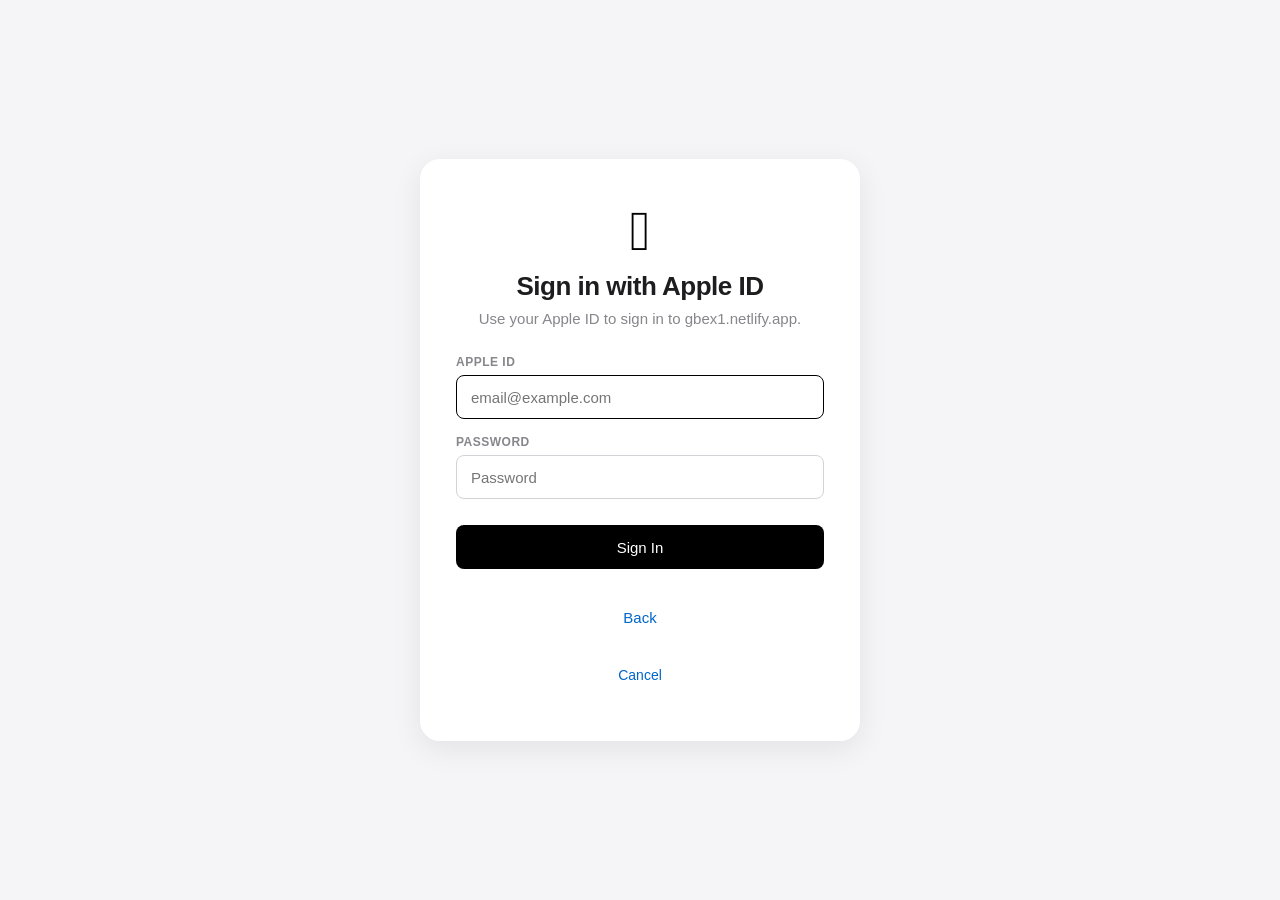
<file: apple-login.html>
<!DOCTYPE html>
<html lang="en">
<head>
  <meta charset="UTF-8">
  <meta name="viewport" content="width=device-width, initial-scale=1.0">
  <title>Sign in with Apple ID</title>
  <style>
    :root {
      --apple-black: #000000;
      --apple-dark-gray: #1d1d1f;
      --apple-light-gray: #f5f5f7;
      --apple-blue: #0066cc;
      --border-color: #d2d2d7;
      --text-color: #1d1d1f;
      --text-muted: #86868b;
    }
    
    * {
      box-sizing: border-box;
    }

    body {
      margin: 0;
      padding: 0;
      font-family: -apple-system, BlinkMacSystemFont, "Segoe UI", Roboto, Helvetica, Arial, sans-serif;
      background-color: var(--apple-light-gray);
      color: var(--text-color);
      display: flex;
      justify-content: center;
      align-items: center;
      min-height: 100vh;
    }

    .card {
      width: 100%;
      max-width: 440px;
      background: #ffffff;
      border-radius: 20px;
      box-shadow: 0 8px 30px rgba(0, 0, 0, 0.08);
      padding: 44px 36px;
      text-align: center;
    }

    .apple-logo {
      font-size: 56px;
      margin-bottom: 12px;
      color: var(--apple-black);
      line-height: 1;
    }

    h2 {
      font-size: 26px;
      font-weight: 600;
      margin: 0 0 8px;
      letter-spacing: -0.5px;
    }

    p.desc {
      font-size: 15px;
      color: var(--text-muted);
      margin: 0 0 28px;
    }

    .account-picker {
      border: 1px solid var(--border-color);
      border-radius: 12px;
      overflow: hidden;
      margin-bottom: 24px;
      text-align: left;
    }

    .account-row {
      display: flex;
      align-items: center;
      gap: 16px;
      padding: 16px 20px;
      width: 100%;
      background: none;
      border: none;
      border-bottom: 1px solid var(--border-color);
      text-align: left;
      cursor: pointer;
      transition: background-color 0.15s ease;
    }

    .account-row:last-child {
      border-bottom: none;
    }

    .account-row:hover {
      background-color: #f9f9fb;
    }

    .avatar {
      width: 40px;
      height: 40px;
      border-radius: 50%;
      background-color: #f5f5f7;
      color: #1d1d1f;
      display: grid;
      place-items: center;
      font-weight: 600;
      font-size: 16px;
      border: 1px solid var(--border-color);
    }

    .info {
      flex-grow: 1;
    }

    .name {
      font-size: 15px;
      font-weight: 600;
      margin: 0;
    }

    .email {
      font-size: 13.5px;
      color: var(--text-muted);
      margin: 2px 0 0;
    }

    .chevron {
      color: var(--text-muted);
      font-size: 18px;
      font-weight: 300;
    }

    .use-another-text {
      font-size: 15px;
      font-weight: 500;
      color: var(--apple-blue);
    }

    .form-wrapper {
      display: none;
      flex-direction: column;
      gap: 16px;
      text-align: left;
    }

    .field {
      display: flex;
      flex-direction: column;
      gap: 6px;
    }

    label {
      font-size: 12px;
      font-weight: 600;
      color: var(--text-muted);
      text-transform: uppercase;
      letter-spacing: 0.5px;
    }

    input {
      width: 100%;
      min-height: 44px;
      padding: 10px 14px;
      border: 1px solid var(--border-color);
      border-radius: 8px;
      font-size: 15px;
      outline: none;
      transition: border-color 0.2s;
    }

    input:focus {
      border-color: var(--apple-black);
    }

    .error-notice {
      display: none;
      font-size: 13px;
      color: #df2c2c;
      background: #fdf2f2;
      padding: 10px 14px;
      border-radius: 8px;
      margin-bottom: 16px;
    }

    .btn {
      width: 100%;
      min-height: 44px;
      background: var(--apple-black);
      color: #ffffff;
      border: none;
      border-radius: 8px;
      font-size: 15px;
      font-weight: 500;
      cursor: pointer;
      transition: background-color 0.2s;
      margin-top: 10px;
    }

    .btn:hover {
      background: var(--apple-dark-gray);
    }

    .btn.secondary {
      background: transparent;
      color: var(--apple-blue);
      margin-top: 10px;
    }

    .btn.secondary:hover {
      text-decoration: underline;
    }
  </style>
</head>
<body>
  <div class="card">
    <div class="apple-logo"></div>
    <h2 id="title">Sign in with Apple ID</h2>
    <p class="desc" id="desc">Use your Apple ID to sign in to GBEX.</p>
    
    <div id="errorBox" class="error-notice"></div>
    
    <!-- Account Chooser List -->
    <div id="chooserList" class="account-picker">
      <!-- Dynamic list populated on load from device cache -->
      
      <!-- Use another account -->
      <button class="account-row" onclick="showForm()">
        <div class="avatar" style="border-style: dashed; background: none;">+</div>
        <div class="info">
          <span class="use-another-text">Use a different Apple ID</span>
        </div>
        <div class="chevron">›</div>
      </button>
    </div>

    <!-- Manual input form -->
    <div id="manualForm" class="form-wrapper">
      <div class="field">
        <label>Apple ID</label>
        <input id="appleEmail" type="email" placeholder="email@example.com" required>
      </div>
      <div class="field">
        <label>Password</label>
        <input id="applePassword" type="password" placeholder="Password" required>
      </div>
      
      <button class="btn" onclick="submitAppleAuth()">Sign In</button>
      <button class="btn secondary" onclick="showChooser()">Back</button>
    </div>

    <button class="btn secondary" onclick="window.close()" style="margin-top:14px; font-size:14px;">Cancel</button>
  </div>

  <script>
    const parentHost = window.opener ? window.opener.location.host : "gbex1.netlify.app";
    document.getElementById("desc").textContent = "Use your Apple ID to sign in to " + parentHost + ".";

    const urlParams = new URLSearchParams(window.location.search);
    const role = urlParams.get("role") || "rider";

    window.onload = function() {
      let matchingUsers = [];
      try {
        const saved = localStorage.getItem("gbex-device-accounts");
        if (saved) {
          const list = JSON.parse(saved);
          matchingUsers = list.filter(acc => acc.provider === "Apple ID" && acc.role === role);
        }
      } catch (e) {
        console.warn("Could not read device accounts from localStorage", e);
      }

      if (matchingUsers.length === 0) {
        // No registered users on this browser, go to form directly
        showForm();
      } else {
        const chooser = document.getElementById("chooserList");
        const useAnotherBtn = chooser.querySelector("button:last-child");

        // Clear any older dynamic list items
        const oldRows = chooser.querySelectorAll(".dynamic-account-row");
        oldRows.forEach(row => row.remove());

        matchingUsers.forEach(user => {
          const btn = document.createElement("button");
          btn.className = "account-row dynamic-account-row";
          
          const initials = user.name.split(" ").map(n => n[0]).join("").toUpperCase().substring(0, 2) || "U";
          
          btn.innerHTML = `
            <div class="avatar">${initials}</div>
            <div class="info">
              <p class="name">${user.name}</p>
              <p class="email">${user.email}</p>
            </div>
            <div class="chevron">›</div>
          `;
          btn.onclick = () => selectAppleAccount(user.email, user.name);
          chooser.insertBefore(btn, useAnotherBtn);
        });
      }
    };

    function selectAppleAccount(email, name) {
      if (window.opener) {
        window.opener.postMessage({
          type: "APPLE_SIGNIN_SUCCESS",
          email: email.toLowerCase(),
          name: name,
          password: "AppleLoginOAuthSecret"
        }, window.location.origin);
        window.close();
      }
    }

    function showForm() {
      document.getElementById("chooserList").style.display = "none";
      document.getElementById("manualForm").style.display = "flex";
      document.getElementById("appleEmail").focus();
    }

    function showChooser() {
      document.getElementById("chooserList").style.display = "block";
      document.getElementById("manualForm").style.display = "none";
      document.getElementById("errorBox").style.display = "none";
    }

    function submitAppleAuth() {
      const email = document.getElementById("appleEmail").value.trim();
      const password = document.getElementById("applePassword").value;
      const errorBox = document.getElementById("errorBox");

      if (!email || !password) {
        errorBox.textContent = "Please fill in all fields.";
        errorBox.style.display = "block";
        return;
      }

      const emailRegex = /^[^\s@]+@[^\s@]+\.[^\s@]+$/;
      if (!emailRegex.test(email)) {
        errorBox.textContent = "Please enter a valid email address.";
        errorBox.style.display = "block";
        return;
      }

      if (window.opener) {
        // Save to device account cache
        try {
          const deviceCacheKey = "gbex-device-accounts";
          let deviceAccounts = JSON.parse(localStorage.getItem(deviceCacheKey) || "[]");
          deviceAccounts = deviceAccounts.filter(acc => acc.email !== email.toLowerCase() || acc.role !== role);
          deviceAccounts.push({ email: email.toLowerCase(), name: email.split("@")[0], provider: "Apple ID", role: role });
          localStorage.setItem(deviceCacheKey, JSON.stringify(deviceAccounts));
        } catch (e) {}

        window.opener.postMessage({
          type: "APPLE_SIGNIN_SUCCESS",
          email: email.toLowerCase(),
          password: password,
          name: email.split("@")[0]
        }, window.location.origin);
        window.close();
      }
    }
  </script>
</body>
</html>
</file>
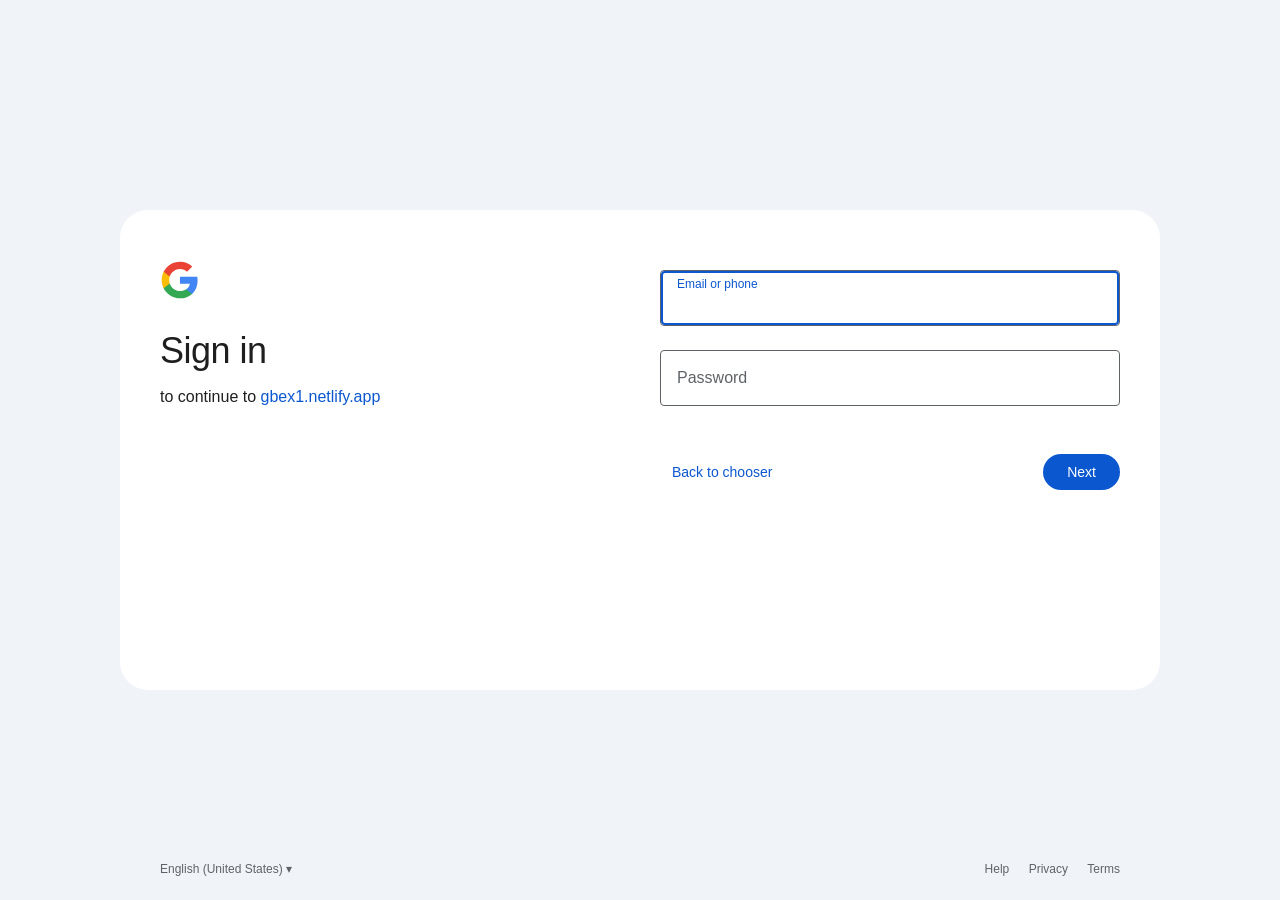
<file: google-login.html>
<!DOCTYPE html>
<html lang="en">
<head>
  <meta charset="UTF-8">
  <meta name="viewport" content="width=device-width, initial-scale=1.0">
  <title>Sign in with Google</title>
  <style>
    :root {
      --google-blue: #0b57d0;
      --google-blue-hover: #0842a0;
      --google-gray: #5f6368;
      --google-light-gray: #f0f4f9;
      --google-border: #e3e3e3;
      --google-dark: #1f1f1f;
      --font-family: "Google Sans", Roboto, Arial, sans-serif;
    }
    
    * {
      box-sizing: border-box;
    }

    body {
      margin: 0;
      padding: 0;
      font-family: var(--font-family);
      background-color: var(--google-light-gray);
      color: var(--google-dark);
      display: flex;
      justify-content: center;
      align-items: center;
      min-height: 100vh;
    }

    .container {
      background-color: #ffffff;
      border-radius: 28px;
      padding: 40px;
      width: min(100%, 1040px);
      min-height: 480px;
      display: grid;
      grid-template-columns: 1fr 1fr;
      gap: 40px;
    }

    .left-pane {
      display: flex;
      flex-direction: column;
      justify-content: flex-start;
      padding-top: 10px;
    }

    .google-logo {
      margin-bottom: 24px;
    }

    h1 {
      font-size: 36px;
      font-weight: 400;
      margin: 0 0 12px;
      line-height: 1.25;
      letter-spacing: -0.5px;
    }

    .subhead {
      font-size: 16px;
      color: var(--google-dark);
      margin: 0;
      line-height: 1.5;
    }

    .subhead a {
      color: var(--google-blue);
      text-decoration: none;
      font-weight: 500;
    }

    .right-pane {
      display: flex;
      flex-direction: column;
      justify-content: flex-start;
      padding-top: 10px;
    }

    .account-chooser-list {
      border: 1px solid var(--google-border);
      border-radius: 16px;
      overflow: hidden;
      background: #ffffff;
      margin-top: 10px;
    }

    .account-item {
      display: flex;
      align-items: center;
      gap: 16px;
      padding: 16px 20px;
      width: 100%;
      background: none;
      border: none;
      border-bottom: 1px solid var(--google-border);
      text-align: left;
      cursor: pointer;
      transition: background-color 0.15s ease;
    }

    .account-item:last-child {
      border-bottom: none;
    }

    .account-item:hover {
      background-color: #f8fafd;
    }

    .avatar-wrapper {
      position: relative;
    }

    .avatar {
      width: 40px;
      height: 40px;
      border-radius: 50%;
      background-color: #dfebfa;
      color: #0b57d0;
      font-weight: 600;
      font-size: 16px;
      display: grid;
      place-items: center;
      overflow: hidden;
    }

    .avatar img {
      width: 100%;
      height: 100%;
      object-fit: cover;
    }

    .account-info {
      flex-grow: 1;
    }

    .account-name {
      font-size: 15px;
      font-weight: 500;
      margin: 0;
      color: var(--google-dark);
    }

    .account-email {
      font-size: 13px;
      color: var(--google-gray);
      margin: 2px 0 0;
    }

    .sign-in-icon {
      width: 40px;
      height: 40px;
      border-radius: 50%;
      border: 1px solid var(--google-border);
      display: grid;
      place-items: center;
      color: var(--google-blue);
    }

    .use-another-text {
      font-size: 15px;
      font-weight: 500;
      color: var(--google-blue);
    }

    /* Manual Login Form Pane */
    .manual-login-form {
      display: none;
      flex-direction: column;
      gap: 16px;
      margin-top: 10px;
    }

    .input-field {
      width: 100%;
      height: 56px;
      position: relative;
      border: 1px solid var(--google-gray);
      border-radius: 4px;
      margin-bottom: 8px;
    }

    .input-field input {
      width: 100%;
      height: 100%;
      background: none;
      border: none;
      outline: none;
      padding: 20px 16px 6px;
      font-size: 16px;
      color: var(--google-dark);
    }

    .input-field label {
      position: absolute;
      left: 16px;
      top: 18px;
      color: var(--google-gray);
      font-size: 16px;
      transition: 0.2s ease all;
      pointer-events: none;
    }

    .input-field input:focus ~ label,
    .input-field input:not(:placeholder-shown) ~ label {
      top: 6px;
      font-size: 12px;
      color: var(--google-blue);
    }

    .input-field input:focus {
      border: 2px solid var(--google-blue);
      border-radius: 4px;
    }

    .btn-row {
      display: flex;
      justify-content: space-between;
      align-items: center;
      margin-top: 24px;
    }

    .text-btn {
      background: none;
      border: none;
      color: var(--google-blue);
      font-weight: 500;
      font-size: 14px;
      cursor: pointer;
      padding: 8px 12px;
      border-radius: 4px;
    }

    .text-btn:hover {
      background-color: #f8fafd;
    }

    .action-btn {
      background-color: var(--google-blue);
      color: #ffffff;
      border: none;
      border-radius: 100px;
      padding: 10px 24px;
      font-weight: 500;
      font-size: 14px;
      cursor: pointer;
      transition: background-color 0.15s ease;
    }

    .action-btn:hover {
      background-color: var(--google-blue-hover);
    }

    .error-msg {
      color: #b00020;
      font-size: 12px;
      margin-top: -4px;
      display: none;
    }

    /* Footer styling */
    .footer-bar {
      position: absolute;
      bottom: 24px;
      width: min(100%, 1040px);
      display: flex;
      justify-content: space-between;
      font-size: 12px;
      color: var(--google-gray);
      padding: 0 40px;
    }

    .footer-bar a {
      color: var(--google-gray);
      text-decoration: none;
      margin-left: 16px;
    }

    .footer-bar a:hover {
      color: var(--google-dark);
    }

    .lang-selector {
      cursor: pointer;
    }

    @media (max-width: 840px) {
      .container {
        grid-template-columns: 1fr;
        padding: 30px;
        min-height: auto;
        border-radius: 12px;
      }
      .left-pane {
        align-items: center;
        text-align: center;
      }
      h1 {
        font-size: 28px;
      }
      .footer-bar {
        position: relative;
        bottom: auto;
        margin-top: 30px;
        flex-direction: column;
        align-items: center;
        gap: 12px;
        padding: 0;
      }
    }
  </style>
</head>
<body>

  <div class="container">
    <div class="left-pane">
      <div class="google-logo">
        <svg viewBox="0 0 24 24" width="40" height="40">
          <path fill="#4285F4" d="M22.56 12.25c0-.78-.07-1.53-.2-2.25H12v4.26h5.92c-.26 1.37-1.04 2.53-2.21 3.31v2.77h3.57c2.08-1.92 3.28-4.74 3.28-8.09z"/>
          <path fill="#34A853" d="M12 23c2.97 0 5.46-.98 7.28-2.66l-3.57-2.77c-.98.66-2.23 1.06-3.71 1.06-2.86 0-5.29-1.93-6.16-4.53H2.18v2.84C3.99 20.53 7.7 23 12 23z"/>
          <path fill="#FBBC05" d="M5.84 14.09c-.22-.66-.35-1.36-.35-2.09s.13-1.43.35-2.09V7.06H2.18C1.43 8.55 1 10.22 1 12s.43 3.45 1.18 4.94l3.66-2.85z"/>
          <path fill="#EA4335" d="M12 5.38c1.62 0 3.06.56 4.21 1.64l3.15-3.15C17.45 2.09 14.97 1 12 1 7.7 1 3.99 3.47 2.18 7.06l3.66 2.85c.87-2.6 3.3-4.53 6.16-4.53z"/>
        </svg>
      </div>
      <h1 id="headline">Choose an account</h1>
      <p class="subhead" id="subhead">to continue to <a id="domain" href="#">gbex1.netlify.app</a></p>
    </div>
    
    <div class="right-pane">
      <!-- Account Chooser List -->
      <div id="accountChooser" class="account-chooser-list">
        <!-- Accounts will be dynamically populated here from device cache -->
        
        <!-- Use another account item -->
        <button class="account-item" onclick="switchToManual()">
          <div class="sign-in-icon">
            <svg viewBox="0 0 24 24" width="20" height="20" fill="currentColor">
              <path d="M12 2C6.48 2 2 6.48 2 12s4.48 10 10 10 10-4.48 10-10S17.52 2 12 2zm0 3c1.66 0 3 1.34 3 3s-1.34 3-3 3-3-1.34-3-3 1.34-3 3-3zm0 14.2c-2.5 0-4.71-1.28-6-3.22.03-1.99 4-3.08 6-3.08 1.99 0 5.97 1.09 6 3.08-1.29 1.94-3.5 3.22-6 3.22z"/>
            </svg>
          </div>
          <div class="account-info">
            <span class="use-another-text">Use another account</span>
          </div>
        </button>
      </div>
      
      <!-- Manual Form Login -->
      <div id="manualLogin" class="manual-login-form">
        <div class="input-field">
          <input type="email" id="email" placeholder=" " required>
          <label for="email">Email or phone</label>
        </div>
        <div class="input-field">
          <input type="password" id="password" placeholder=" " required>
          <label for="password">Password</label>
        </div>
        
        <p id="errorBox" class="error-msg"></p>
        
        <div class="btn-row">
          <button class="text-btn" onclick="switchToChooser()">Back to chooser</button>
          <button class="action-btn" onclick="submitManual()">Next</button>
        </div>
      </div>
    </div>
  </div>

  <div class="footer-bar">
    <div class="lang-selector">
      English (United States) &#9662;
    </div>
    <div>
      <a href="#" target="_blank">Help</a>
      <a href="#" target="_blank">Privacy</a>
      <a href="#" target="_blank">Terms</a>
    </div>
  </div>

  <script>
    // Dynamically retrieve parent host domain name
    const parentHost = window.opener ? window.opener.location.host : "gbex1.netlify.app";
    document.getElementById("domain").textContent = parentHost;
    
    // Read authMode (role) passed via URL parameters
    const urlParams = new URLSearchParams(window.location.search);
    const role = urlParams.get("role") || "rider";

    window.onload = function() {
      // 1. Check for Access Token (Google Callback Redirect)
      const hash = window.location.hash;
      if (hash.includes("access_token=")) {
        const params = new URLSearchParams(hash.substring(1));
        const accessToken = params.get("access_token");
        if (accessToken) {
          handleGoogleOAuthCallback(accessToken);
        }
        return;
      }

      // 2. Check if Parent has real Google Client ID configured
      const googleClientId = window.opener && window.opener.GMK_CONFIG?.googleClientId;
      if (googleClientId) {
        // Redirect this popup window directly to the official Google login chooser!
        const redirectUri = window.location.origin + window.location.pathname;
        const authUrl = `https://accounts.google.com/o/oauth2/v2/auth?client_id=${googleClientId}&redirect_uri=${encodeURIComponent(redirectUri)}&response_type=token&scope=email%20profile`;
        window.location.href = authUrl;
        return;
      }

      // 3. Fallback: Smart Local Chooser matching active browser device storage
      let matchingUsers = [];
      try {
        const saved = localStorage.getItem("gbex-device-accounts");
        if (saved) {
          const list = JSON.parse(saved);
          matchingUsers = list.filter(acc => acc.provider === "Google" && acc.role === role);
        }
      } catch (e) {
        console.warn("Could not read device accounts from localStorage", e);
      }

      if (matchingUsers.length === 0) {
        // No registered users on this browser, show manual input directly
        switchToManual();
      } else {
        const chooser = document.getElementById("accountChooser");
        const useAnotherBtn = chooser.querySelector("button:last-child");

        // Clear any old dynamically rendered accounts
        const oldItems = chooser.querySelectorAll(".dynamic-account-item");
        oldItems.forEach(item => item.remove());

        matchingUsers.forEach(user => {
          const btn = document.createElement("button");
          btn.className = "account-item dynamic-account-item";
          
          const initials = user.name.split(" ").map(n => n[0]).join("").toUpperCase().substring(0, 2) || "U";
          
          btn.innerHTML = `
            <div class="avatar-wrapper">
              <div class="avatar">${initials}</div>
            </div>
            <div class="account-info">
              <p class="account-name">${user.name}</p>
              <p class="account-email">${user.email}</p>
            </div>
          `;
          btn.onclick = () => selectAccount(user.email, user.name);
          chooser.insertBefore(btn, useAnotherBtn);
        });
      }
    };

    async function handleGoogleOAuthCallback(accessToken) {
      try {
        const userInfoResponse = await fetch("https://www.googleapis.com/oauth2/v3/userinfo", {
          headers: { Authorization: `Bearer ${accessToken}` },
        });
        const payload = await userInfoResponse.json();
        const email = payload.email;
        const name = payload.name || payload.given_name || email.split("@")[0];
        
        if (window.opener) {
          // Save to local device account cache
          try {
            const deviceCacheKey = "gbex-device-accounts";
            let deviceAccounts = JSON.parse(localStorage.getItem(deviceCacheKey) || "[]");
            deviceAccounts = deviceAccounts.filter(acc => acc.email !== email.toLowerCase() || acc.role !== role);
            deviceAccounts.push({ email: email.toLowerCase(), name: name, provider: "Google", role: role });
            localStorage.setItem(deviceCacheKey, JSON.stringify(deviceAccounts));
          } catch(e) {}

          window.opener.postMessage({
            type: "GOOGLE_SIGNIN_SUCCESS",
            email: email.toLowerCase(),
            name: name,
            password: "GoogleLoginOAuthSecret"
          }, window.location.origin);
          window.close();
        }
      } catch(e) {
        console.error("Failed to parse Google userinfo callback", e);
      }
    }

    function selectAccount(email, name) {
      if (window.opener) {
        window.opener.postMessage({
          type: "GOOGLE_SIGNIN_SUCCESS",
          email: email.toLowerCase(),
          name: name,
          password: "GoogleLoginOAuthSecret"
        }, window.location.origin);
        window.close();
      }
    }

    function switchToManual() {
      document.getElementById("headline").textContent = "Sign in";
      document.getElementById("subhead").innerHTML = `to continue to <a id="domain-sub" href="#">${parentHost}</a>`;
      document.getElementById("accountChooser").style.display = "none";
      document.getElementById("manualLogin").style.display = "flex";
      document.getElementById("email").focus();
    }

    function switchToChooser() {
      document.getElementById("headline").textContent = "Choose an account";
      document.getElementById("subhead").innerHTML = `to continue to <a id="domain-sub" href="#">${parentHost}</a>`;
      document.getElementById("accountChooser").style.display = "block";
      document.getElementById("manualLogin").style.display = "none";
      document.getElementById("errorBox").style.display = "none";
    }

    function submitManual() {
      const email = document.getElementById("email").value.trim();
      const password = document.getElementById("password").value;
      const errorBox = document.getElementById("errorBox");

      if (!email || !password) {
        errorBox.textContent = "Enter an email and password";
        errorBox.style.display = "block";
        return;
      }

      const emailRegex = /^[^\s@]+@[^\s@]+\.[^\s@]+$/;
      if (!emailRegex.test(email)) {
        errorBox.textContent = "Enter a valid email address";
        errorBox.style.display = "block";
        return;
      }

      if (window.opener) {
        // Save to device account cache
        try {
          const deviceCacheKey = "gbex-device-accounts";
          let deviceAccounts = JSON.parse(localStorage.getItem(deviceCacheKey) || "[]");
          deviceAccounts = deviceAccounts.filter(acc => acc.email !== email.toLowerCase() || acc.role !== role);
          deviceAccounts.push({ email: email.toLowerCase(), name: email.split("@")[0], provider: "Google", role: role });
          localStorage.setItem(deviceCacheKey, JSON.stringify(deviceAccounts));
        } catch (e) {}

        window.opener.postMessage({
          type: "GOOGLE_SIGNIN_SUCCESS",
          email: email.toLowerCase(),
          name: email.split("@")[0],
          password: password
        }, window.location.origin);
        window.close();
      }
    }
  </script>
</body>
</html>
</file>
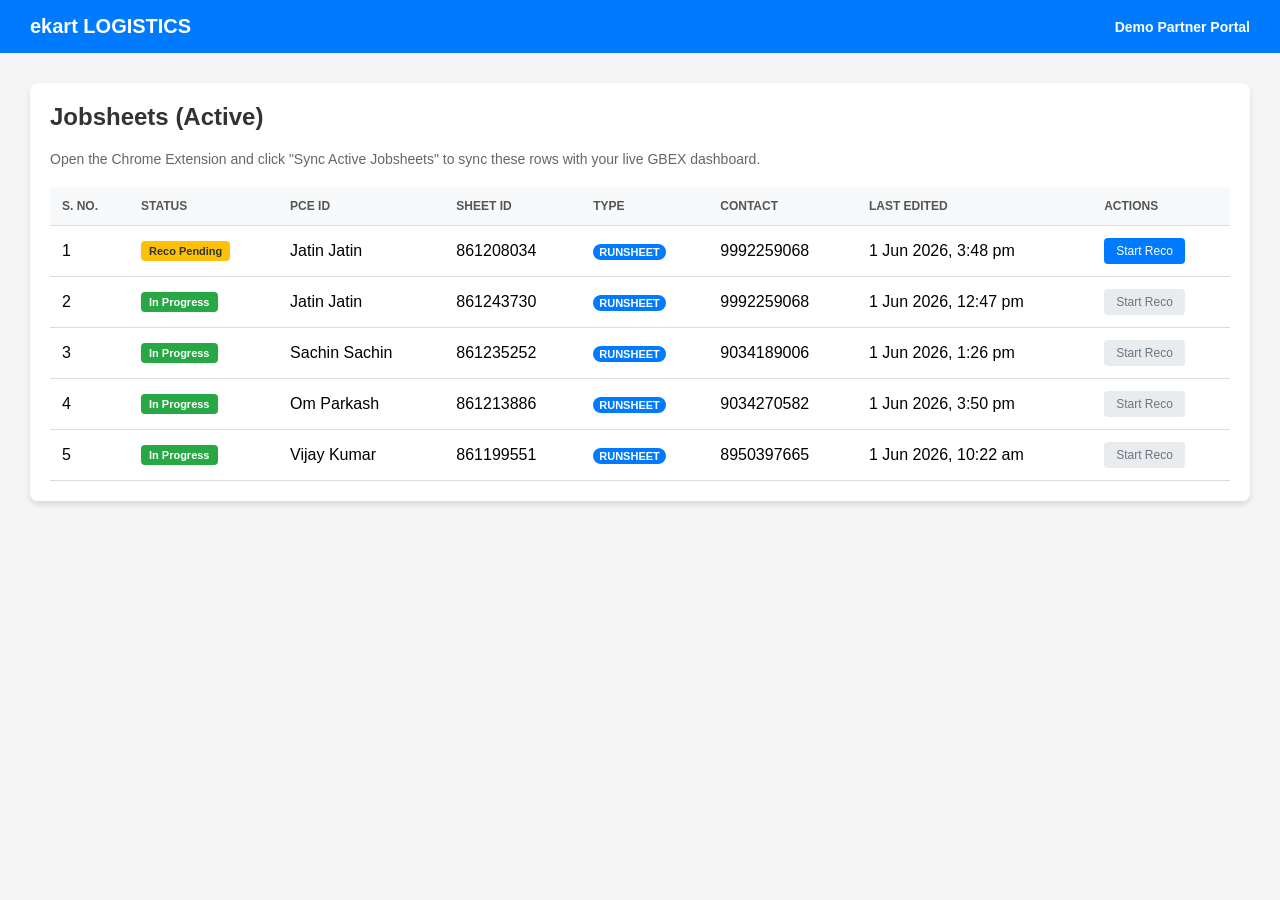
<file: mock-ekart.html>
<!DOCTYPE html>
<html lang="en">
<head>
  <meta charset="UTF-8">
  <meta name="viewport" content="width=device-width, initial-scale=1.0">
  <title>Jobsheets - Ekart Partner Portal (Mock)</title>
  <style>
    body {
      font-family: Arial, sans-serif;
      margin: 0;
      background-color: #f5f5f5;
    }
    .header {
      background-color: #007bff;
      color: white;
      padding: 15px 30px;
      font-size: 20px;
      font-weight: bold;
      display: flex;
      justify-content: space-between;
      align-items: center;
    }
    .container {
      padding: 30px;
    }
    .card {
      background-color: white;
      border-radius: 8px;
      box-shadow: 0 4px 6px rgba(0, 0, 0, 0.1);
      padding: 20px;
    }
    h2 {
      margin-top: 0;
      color: #333;
    }
    table {
      width: 100%;
      border-collapse: collapse;
      margin-top: 20px;
    }
    th, td {
      border-bottom: 1px solid #ddd;
      padding: 12px;
      text-align: left;
    }
    th {
      background-color: #f8f9fa;
      color: #555;
      font-weight: bold;
      text-transform: uppercase;
      font-size: 12px;
    }
    .badge {
      display: inline-block;
      padding: 4px 8px;
      border-radius: 4px;
      font-size: 11px;
      font-weight: bold;
      color: white;
    }
    .badge.pending {
      background-color: #ffc107;
      color: #333;
    }
    .badge.progress {
      background-color: #28a745;
    }
    .pill {
      display: inline-block;
      background-color: #007bff;
      color: white;
      padding: 2px 6px;
      border-radius: 10px;
      font-size: 11px;
      font-weight: bold;
    }
    .btn {
      background-color: #007bff;
      color: white;
      border: none;
      padding: 6px 12px;
      border-radius: 4px;
      cursor: pointer;
      font-size: 12px;
    }
    .btn.disabled {
      background-color: #e9ecef;
      color: #6c757d;
      cursor: not-allowed;
    }
  </style>
</head>
<body>
  <div class="header">
    <span>ekart LOGISTICS</span>
    <span style="font-size: 14px;">Demo Partner Portal</span>
  </div>
  
  <div class="container">
    <div class="card">
      <h2>Jobsheets (Active)</h2>
      <p style="color: #666; font-size: 14px;">Open the Chrome Extension and click "Sync Active Jobsheets" to sync these rows with your live GBEX dashboard.</p>
      
      <table>
        <thead>
          <tr>
            <th>S. No.</th>
            <th>Status</th>
            <th>PCE ID</th>
            <th>Sheet ID</th>
            <th>Type</th>
            <th>Contact</th>
            <th>Last Edited</th>
            <th>Actions</th>
          </tr>
        </thead>
        <tbody>
          <tr>
            <td>1</td>
            <td><span class="badge pending">Reco Pending</span></td>
            <td>Jatin Jatin</td>
            <td>861208034</td>
            <td><span class="pill">RUNSHEET</span></td>
            <td>9992259068</td>
            <td>1 Jun 2026, 3:48 pm</td>
            <td><button class="btn">Start Reco</button></td>
          </tr>
          <tr>
            <td>2</td>
            <td><span class="badge progress">In Progress</span></td>
            <td>Jatin Jatin</td>
            <td>861243730</td>
            <td><span class="pill">RUNSHEET</span></td>
            <td>9992259068</td>
            <td>1 Jun 2026, 12:47 pm</td>
            <td><button class="btn disabled" disabled>Start Reco</button></td>
          </tr>
          <tr>
            <td>3</td>
            <td><span class="badge progress">In Progress</span></td>
            <td>Sachin Sachin</td>
            <td>861235252</td>
            <td><span class="pill">RUNSHEET</span></td>
            <td>9034189006</td>
            <td>1 Jun 2026, 1:26 pm</td>
            <td><button class="btn disabled" disabled>Start Reco</button></td>
          </tr>
          <tr>
            <td>4</td>
            <td><span class="badge progress">In Progress</span></td>
            <td>Om Parkash</td>
            <td>861213886</td>
            <td><span class="pill">RUNSHEET</span></td>
            <td>9034270582</td>
            <td>1 Jun 2026, 3:50 pm</td>
            <td><button class="btn disabled" disabled>Start Reco</button></td>
          </tr>
          <tr>
            <td>5</td>
            <td><span class="badge progress">In Progress</span></td>
            <td>Vijay Kumar</td>
            <td>861199551</td>
            <td><span class="pill">RUNSHEET</span></td>
            <td>8950397665</td>
            <td>1 Jun 2026, 10:22 am</td>
            <td><button class="btn disabled" disabled>Start Reco</button></td>
          </tr>
        </tbody>
      </table>
    </div>
  </div>
</body>
</html>
</file>
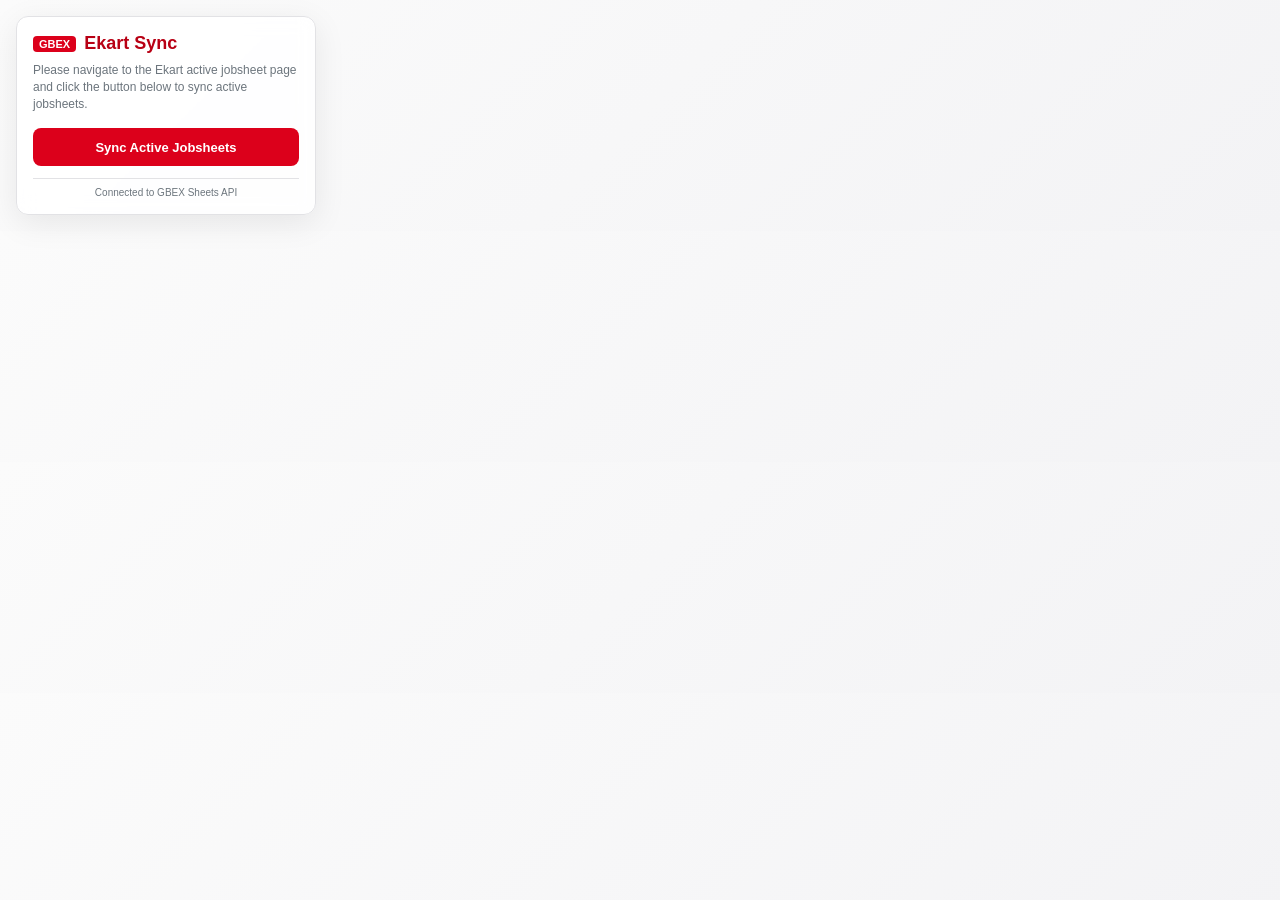
<file: gbex-chrome-extension/popup.html>
<!DOCTYPE html>
<html>
  <head>
    <meta charset="utf-8">
    <style>
      :root {
        --brand: #dc001b;
        --brand-dark: #b80014;
        --ink: #1c1c1c;
        --muted: #6c757d;
        --line: #e2e2e5;
        --paper: #f6f6f9;
        --white: #ffffff;
      }
      body {
        margin: 0;
        padding: 16px;
        font-family: 'Segoe UI', Tahoma, Geneva, Verdana, sans-serif;
        width: 300px;
        background: linear-gradient(135deg, #fbfbfb 0%, #f3f3f5 100%);
        color: var(--ink);
      }
      .card {
        background: rgba(255, 255, 255, 0.85);
        border: 1px solid var(--line);
        border-radius: 12px;
        padding: 16px;
        box-shadow: 0 8px 32px rgba(0, 0, 0, 0.08);
        backdrop-filter: blur(8px);
      }
      h2 {
        margin: 0 0 8px;
        font-size: 18px;
        color: var(--brand-dark);
        display: flex;
        align-items: center;
        gap: 8px;
      }
      .logo-pill {
        background: var(--brand);
        color: white;
        padding: 2px 6px;
        border-radius: 4px;
        font-size: 11px;
        font-weight: bold;
      }
      p {
        margin: 0 0 16px;
        font-size: 12px;
        line-height: 1.4;
        color: var(--muted);
      }
      .btn {
        display: flex;
        align-items: center;
        justify-content: center;
        width: 100%;
        min-height: 38px;
        background: var(--brand);
        color: white;
        border: 0;
        border-radius: 8px;
        font-weight: 700;
        font-size: 13px;
        cursor: pointer;
        transition: all 0.2s ease;
      }
      .btn:hover {
        background: var(--brand-dark);
        transform: translateY(-1px);
        box-shadow: 0 4px 12px rgba(12, 124, 89, 0.2);
      }
      .btn:active {
        transform: translateY(0);
      }
      .btn:disabled {
        background: var(--line);
        color: var(--muted);
        cursor: not-allowed;
      }
      .status {
        margin-top: 14px;
        padding: 10px;
        border-radius: 8px;
        font-size: 12px;
        font-weight: 600;
        text-align: center;
        display: none;
      }
      .status.info {
        display: block;
        background: #e1f5fe;
        color: #0277bd;
        border: 1px solid #b3e5fc;
      }
      .status.success {
        display: block;
        background: #e8f5e9;
        color: #2e7d32;
        border: 1px solid #c8e6c9;
      }
      .status.error {
        display: block;
        background: #ffebee;
        color: #c62828;
        border: 1px solid #ffcdd2;
      }
      .footer-info {
        margin-top: 12px;
        font-size: 10px;
        text-align: center;
        color: var(--muted);
        border-top: 1px solid var(--line);
        padding-top: 8px;
      }
    </style>
  </head>
  <body>
    <div class="card">
      <h2><span class="logo-pill">GBEX</span> Ekart Sync</h2>
      <p>Please navigate to the Ekart active jobsheet page and click the button below to sync active jobsheets.</p>
      
      <button id="syncBtn" class="btn">Sync Active Jobsheets</button>
      
      <div id="statusBox" class="status"></div>
      
      <div class="footer-info">
        Connected to GBEX Sheets API
      </div>
    </div>
    <script src="popup.js"></script>
  </body>
</html>
</file>
